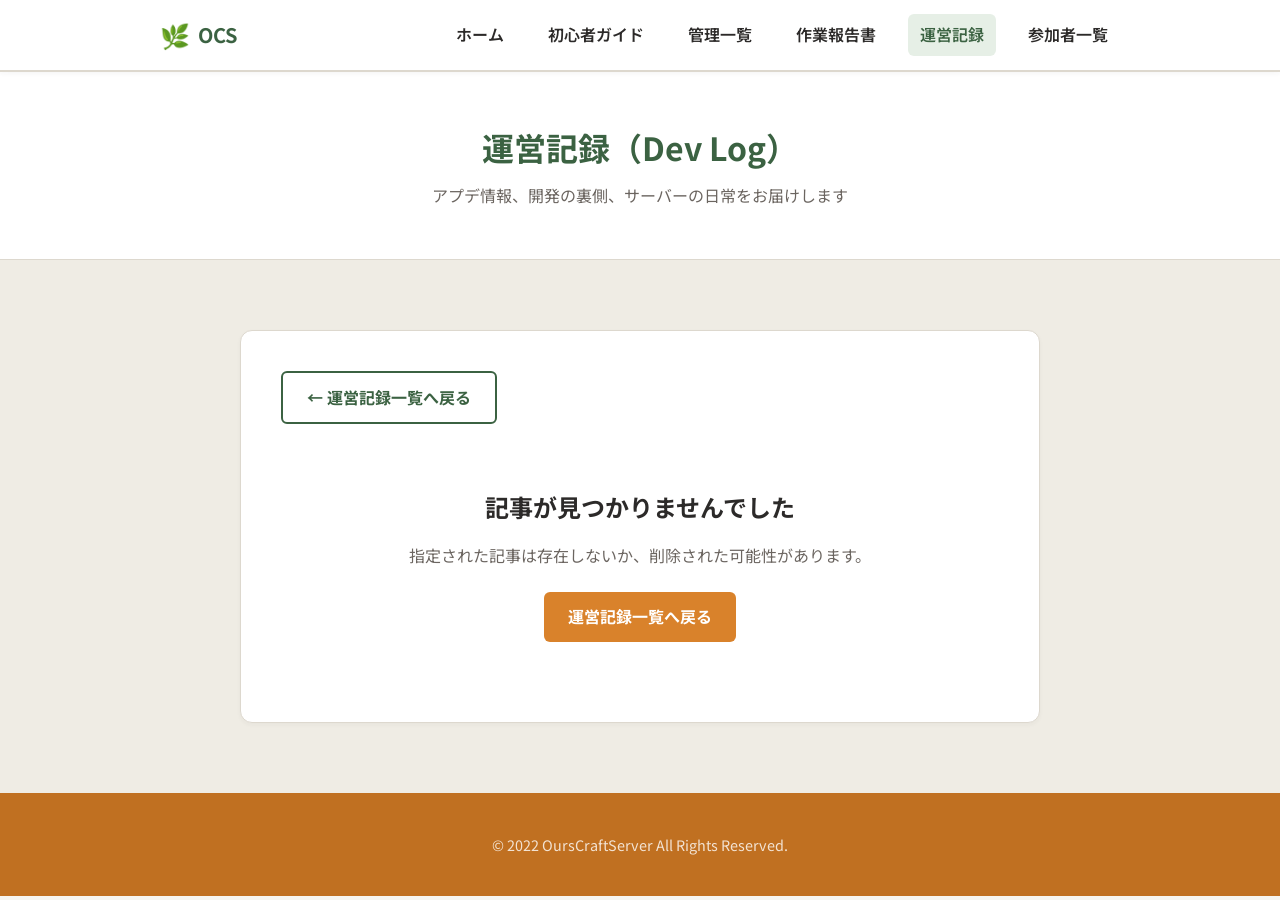
<file: blog-detail.html>
<!DOCTYPE html>
<html lang="ja">
<head>
    <meta name="robots" content="noindex, nofollow">
    <meta charset="UTF-8">
    <meta name="viewport" content="width=device-width, initial-scale=1.0">
    <title id="page-title">運営記録 | OCS</title>
    <link rel="stylesheet" href="style.css">
</head>
<body>
    <header>
        <div class="container nav-inner">
            <a href="index.html" class="logo">
                <span class="logo-icon">🌿</span>
                OCS
            </a>
            <nav class="nav-links">
                <a href="index.html">ホーム</a>
                <a href="guide.html">初心者ガイド</a>
                <a href="facilities.html">管理一覧</a>
                <a href="report.html">作業報告書</a>
                <a href="blog.html" class="active">運営記録</a>
                <a href="members.html">参加者一覧</a>
            </nav>
        </div>
    </header>

    <main>
        <section class="page-header">
            <div class="container">
                <h1>運営記録（Dev Log）</h1>
                <p>アプデ情報、開発の裏側、サーバーの日常をお届けします</p>
            </div>
        </section>

        <section class="bg-light">
            <div class="container">
                <article class="blog-detail-container" id="post-container">
                    <a href="blog.html" class="btn btn-outline back-link">← 運営記録一覧へ戻る</a>
                    
                    <!-- 記事コンテンツがJavaScriptによってここに表示されます -->
                    <div id="post-content">
                        <p style="text-align: center; padding: 40px 0;">記事を読み込んでいます...</p>
                    </div>
                </article>
            </div>
        </section>
    </main>

    <footer>
        <div class="container">
            <p>&copy; 2022 OursCraftServer All Rights Reserved.</p>
        </div>
    </footer>

    <script src="posts.js"></script>
    <script>
        document.addEventListener('DOMContentLoaded', () => {
            const urlParams = new URLSearchParams(window.location.search);
            const postId = urlParams.get('id');
            const postContentEl = document.getElementById('post-content');
            const pageTitleEl = document.getElementById('page-title');

            const post = BLOG_POSTS.find(p => p.id === postId);

            if (!post) {
                pageTitleEl.textContent = '記事が見つかりません | 運営記録 | OCS';
                postContentEl.innerHTML = `
                    <div style="text-align: center; padding: 40px 0;">
                        <h2 style="margin-bottom: 16px;">記事が見つかりませんでした</h2>
                        <p style="margin-bottom: 24px; color: var(--text-light);">指定された記事は存在しないか、削除された可能性があります。</p>
                        <a href="blog.html" class="btn btn-primary">運営記録一覧へ戻る</a>
                    </div>
                `;
                return;
            }

            pageTitleEl.textContent = `${post.title} | 運営記録 | OCS`;
            postContentEl.innerHTML = `
                <div class="blog-detail-header">
                    <div class="blog-meta">
                        <span>${post.date}</span>
                        <span class="blog-tag">${post.tag}</span>
                    </div>
                    <h2 class="blog-detail-title">${post.title}</h2>
                    <div class="blog-author">投稿者：${post.author}</div>
                </div>

                <div class="blog-detail-image-wrapper">
                    <img src="${post.image}" alt="${post.title}" class="blog-detail-img">
                </div>

                <div class="blog-detail-body">
                    ${post.content}
                </div>

                <div style="margin-top: 40px; text-align: center;">
                    <a href="blog.html" class="btn btn-primary">一覧へ戻る</a>
                </div>
            `;
        });
    </script>
</body>
</html>
</file>
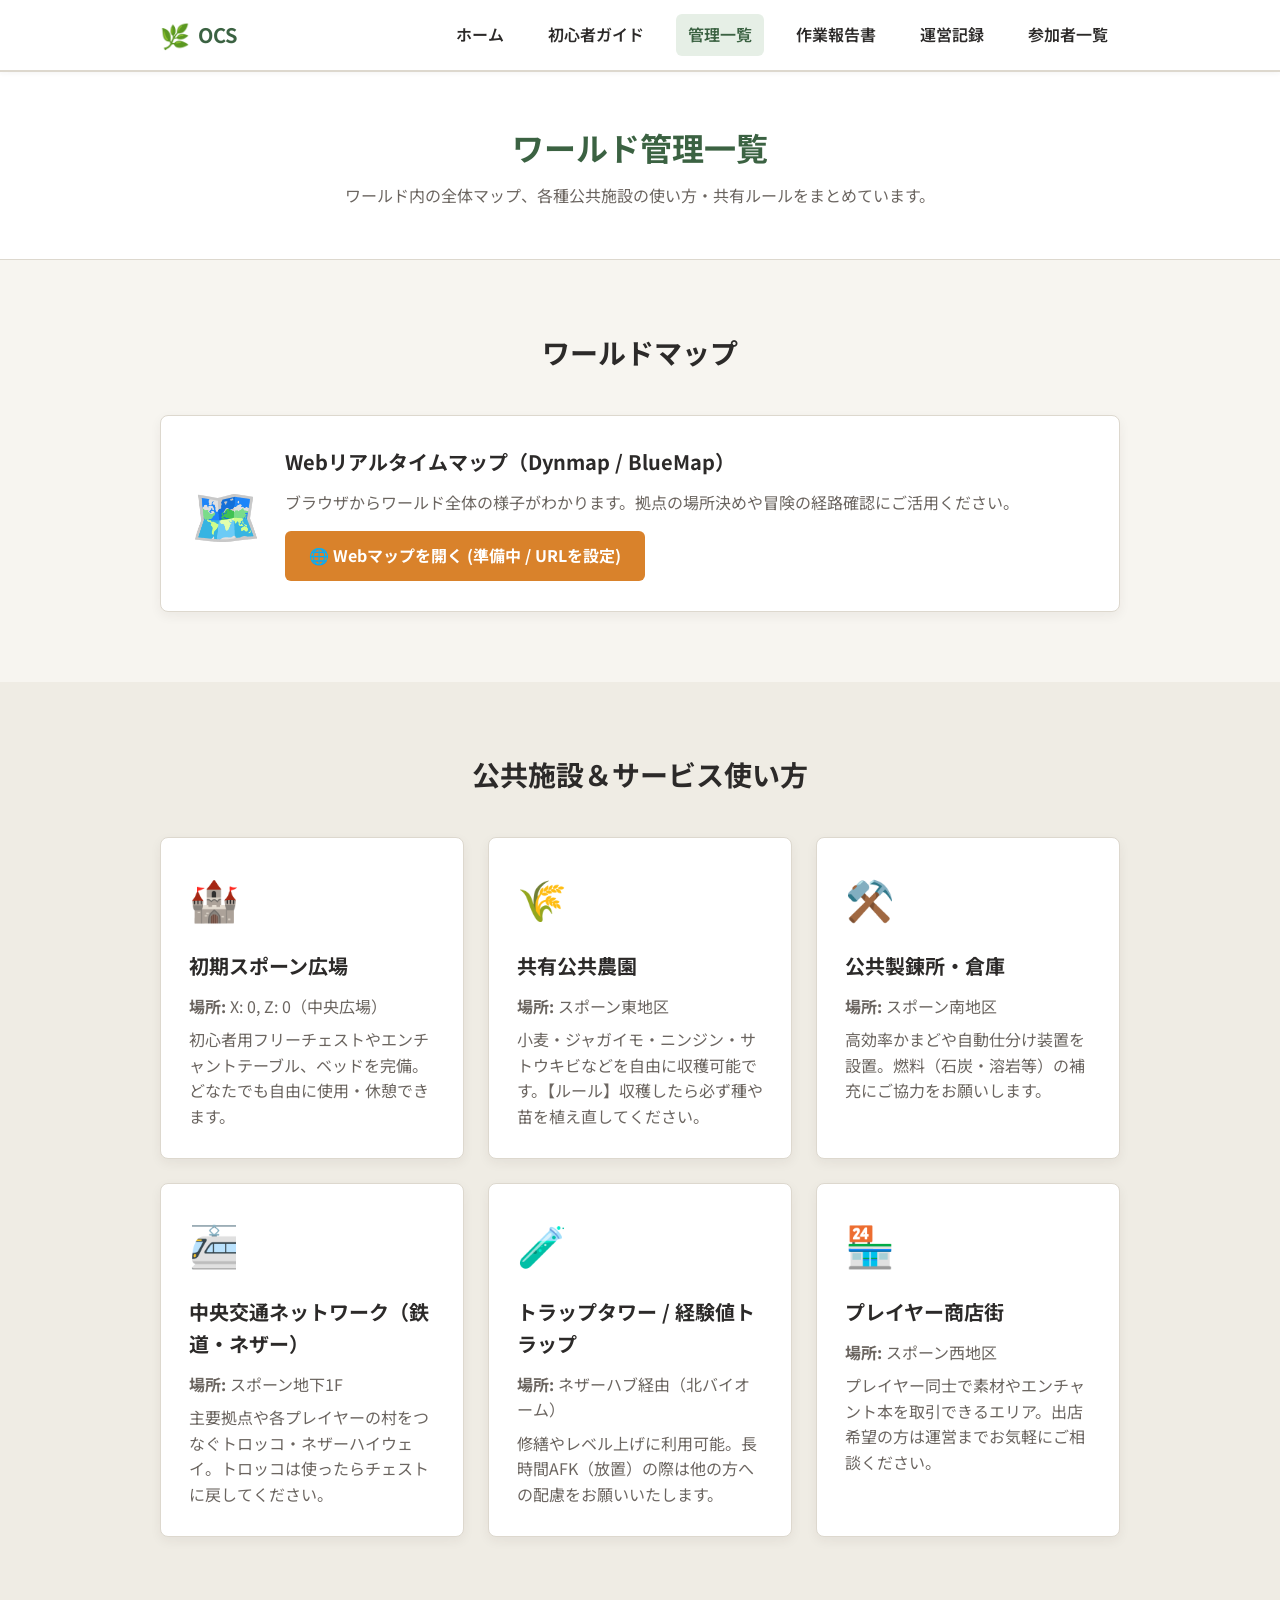
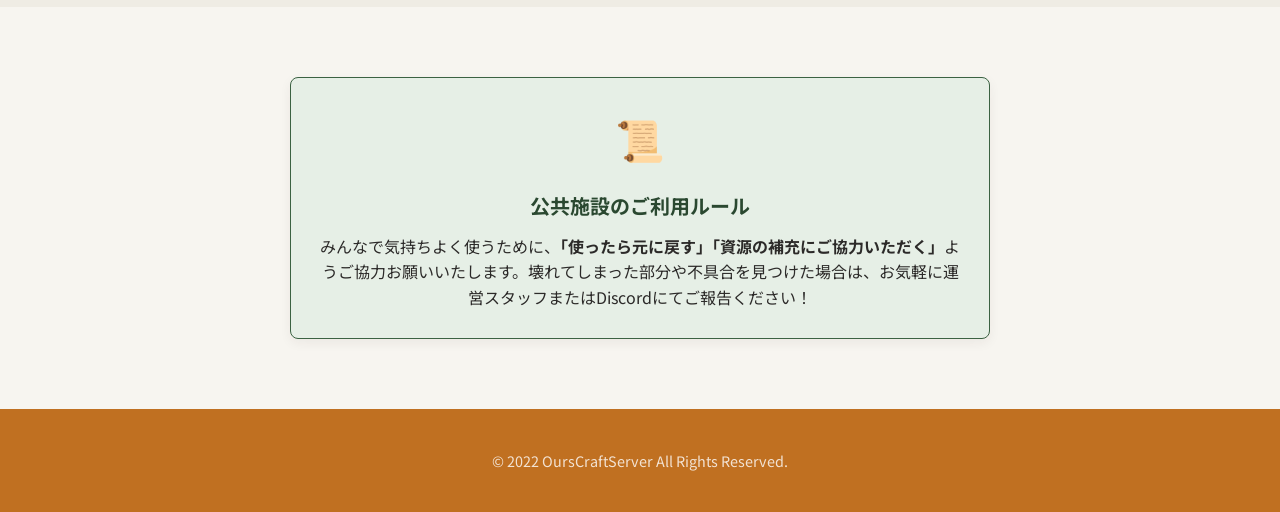
<file: facilities.html>
<!DOCTYPE html>
<html lang="ja">

<head>
    <meta name="robots" content="noindex, nofollow">
    <meta charset="UTF-8">
    <meta name="viewport" content="width=device-width, initial-scale=1.0">
    <title>管理一覧 | OursCraftServer</title>
    <link rel="stylesheet" href="style.css">
</head>

<body>
    <header>
        <div class="container nav-inner">
            <a href="index.html" class="logo">
                <span class="logo-icon">🌿</span>
                OCS
            </a>
            <nav class="nav-links">
                <a href="index.html">ホーム</a>
                <a href="guide.html">初心者ガイド</a>
                <a href="facilities.html" class="active">管理一覧</a>
                <a href="report.html">作業報告書</a>
                <a href="blog.html">運営記録</a>
                <a href="members.html">参加者一覧</a>
            </nav>
        </div>
    </header>

    <main>
        <section class="page-header">
            <div class="container">
                <h1>ワールド管理一覧</h1>
                <p>ワールド内の全体マップ、各種公共施設の使い方・共有ルールをまとめています。</p>
            </div>
        </section>

        <!-- ワールドマップ案内 -->
        <section>
            <div class="container">
                <h2 class="section-title">ワールドマップ</h2>
                <div class="card" style="padding: 30px;">
                    <div style="display: flex; gap: 24px; align-items: center; flex-wrap: wrap;">
                        <div style="font-size: 3.5rem; line-height: 1;">🗺️</div>
                        <div style="flex: 1; min-width: 280px;">
                            <h3>Webリアルタイムマップ（Dynmap / BlueMap）</h3>
                            <p style="margin: 10px 0 16px; color: var(--text-light);">
                                ブラウザからワールド全体の様子がわかります。拠点の場所決めや冒険の経路確認にご活用ください。
                            </p>
                            <a href="#" target="_blank" rel="noopener noreferrer" class="btn btn-primary" style="display: inline-flex; align-items: center; gap: 8px;">
                                🌐 Webマップを開く (準備中 / URLを設定)
                            </a>
                        </div>
                    </div>
                </div>
            </div>
        </section>

        <!-- 公共施設・使い方一覧 -->
        <section class="bg-light">
            <div class="container">
                <h2 class="section-title">公共施設＆サービス使い方</h2>
                <div class="grid" id="facilities-grid">
                    <!-- facilities.js より自動的にカードが生成されます -->

                    <a href="facility-detail.html?id=1" class="card facility-card">
                        <div class="card-icon">🏰</div>
                        <h3>初期スポーン広場</h3>
                        <p><strong>場所:</strong> X: 0, Z: 0（中央広場）</p>
                        <p style="margin-top: 8px;">初心者用フリーチェストやエンチャントテーブル、ベッドを完備。どなたでも自由に使用・休憩できます。</p>
                    </a>

                    <a href="facility-detail.html?id=2" class="card facility-card">
                        <div class="card-icon">🌾</div>
                        <h3>共有公共農園</h3>
                        <p><strong>場所:</strong> スポーン東地区</p>
                        <p style="margin-top: 8px;">小麦・ジャガイモ・ニンジン・サトウキビなどを自由に収穫可能です。<strong>【ルール】収穫したら必ず種や苗を植え直してください。</strong></p>
                    </a>

                    <a href="facility-detail.html?id=3" class="card facility-card">
                        <div class="card-icon">⚒️</div>
                        <h3>公共製錬所・倉庫</h3>
                        <p><strong>場所:</strong> スポーン南地区</p>
                        <p style="margin-top: 8px;">高効率かまどや自動仕分け装置を設置。燃料（石炭・溶岩等）の補充にご協力をお願いします。</p>
                    </a>

                    <a href="facility-detail.html?id=4" class="card facility-card">
                        <div class="card-icon">🚈</div>
                        <h3>中央交通ネットワーク（鉄道・ネザー）</h3>
                        <p><strong>場所:</strong> スポーン地下1F</p>
                        <p style="margin-top: 8px;">主要拠点や各プレイヤーの村をつなぐトロッコ・ネザーハイウェイ。トロッコは使ったらチェストに戻してください。</p>
                    </a>

                    <a href="facility-detail.html?id=5" class="card facility-card">
                        <div class="card-icon">🧪</div>
                        <h3>トラップタワー / 経験値トラップ</h3>
                        <p><strong>場所:</strong> ネザーハブ経由（北バイオーム）</p>
                        <p style="margin-top: 8px;">修繕やレベル上げに利用可能。長時間AFK（放置）の際は他の方への配慮をお願いいたします。</p>
                    </a>

                    <a href="facility-detail.html?id=6" class="card facility-card">
                        <div class="card-icon">🏪</div>
                        <h3>プレイヤー商店街</h3>
                        <p><strong>場所:</strong> スポーン西地区</p>
                        <p style="margin-top: 8px;">プレイヤー同士で素材やエンチャント本を取引できるエリア。出店希望の方は運営までお気軽にご相談ください。</p>
                    </a>
                </div>
            </div>
        </section>

        <!-- マナー・ルール注意書き -->
        <section>
            <div class="container text-center">
                <div class="card" style="max-width: 700px; margin: 0 auto; background-color: var(--primary-light); border: 1px solid var(--primary-color);">
                    <div class="card-icon" style="font-size: 2.5rem;">📜</div>
                    <h3 style="color: var(--primary-dark);">公共施設のご利用ルール</h3>
                    <p style="margin-top: 12px; color: var(--text-color);">
                        みんなで気持ちよく使うために、<strong>「使ったら元に戻す」「資源の補充にご協力いただく」</strong>ようご協力お願いいたします。壊れてしまった部分や不具合を見つけた場合は、お気軽に運営スタッフまたはDiscordにてご報告ください！
                    </p>
                </div>
            </div>
        </section>
    </main>

    <footer>
        <div class="container">
            <p>&copy; 2022 OursCraftServer All Rights Reserved.</p>
        </div>
    </footer>

    <script src="facilities.js"></script>
    <script>
        document.addEventListener('DOMContentLoaded', () => {
            if (typeof FACILITIES_DATA !== 'undefined' && FACILITIES_DATA.length > 0) {
                const gridEl = document.getElementById('facilities-grid');
                gridEl.innerHTML = FACILITIES_DATA.map(f => `
                    <a href="facility-detail.html?id=${f.id}" class="card facility-card">
                        <div class="card-icon">${f.icon}</div>
                        <h3>${f.name}</h3>
                        <p><strong>場所:</strong> ${f.location}</p>
                        <p style="margin-top: 8px;">${f.summary}</p>
                    </a>
                `).join('');
            }
        });
    </script>
</body>

</html>
</file>
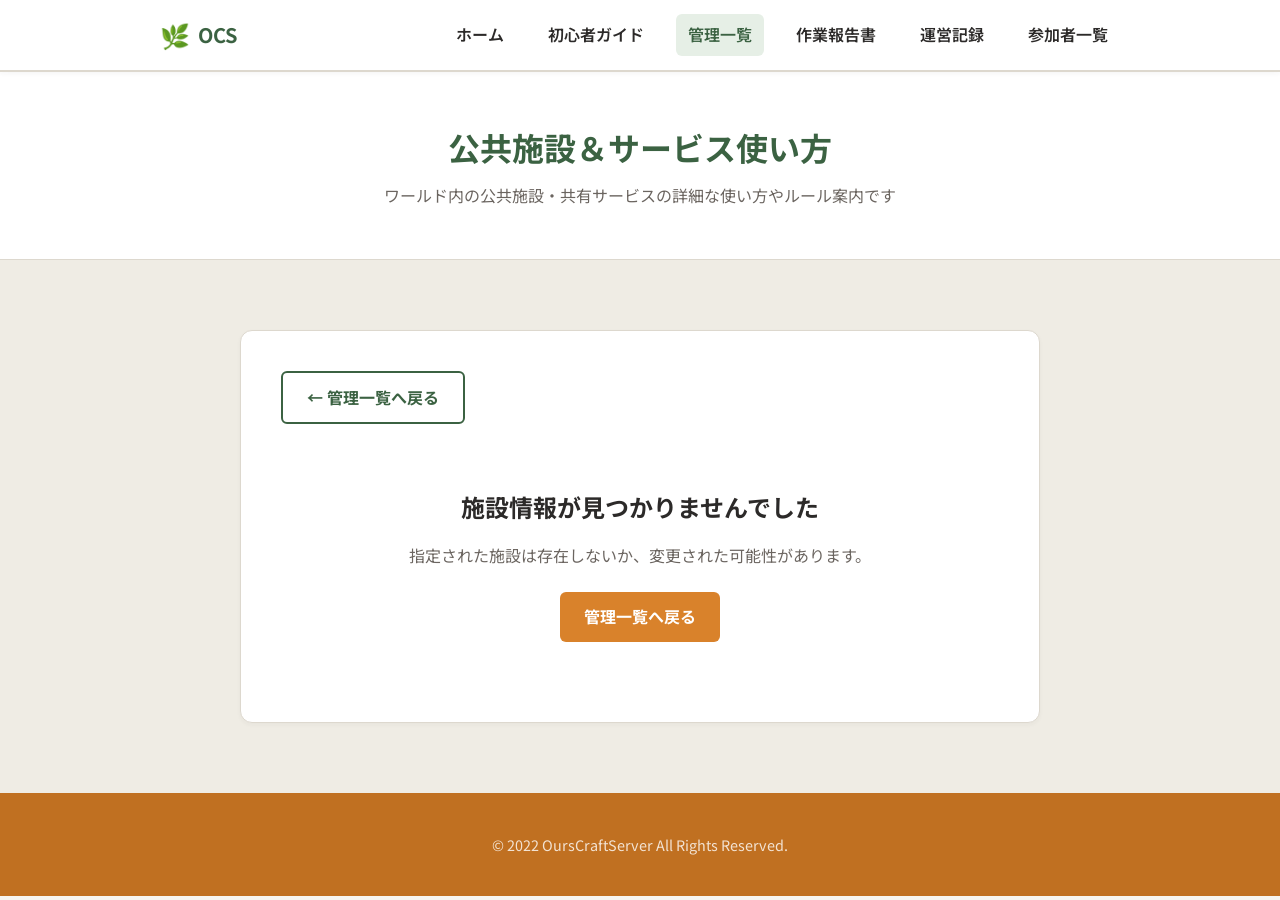
<file: facility-detail.html>
<!DOCTYPE html>
<html lang="ja">
<head>
    <meta name="robots" content="noindex, nofollow">
    <meta charset="UTF-8">
    <meta name="viewport" content="width=device-width, initial-scale=1.0">
    <title id="page-title">施設詳細 | OursCraftServer</title>
    <link rel="stylesheet" href="style.css">
</head>
<body>
    <header>
        <div class="container nav-inner">
            <a href="index.html" class="logo">
                <span class="logo-icon">🌿</span>
                OCS
            </a>
            <nav class="nav-links">
                <a href="index.html">ホーム</a>
                <a href="guide.html">初心者ガイド</a>
                <a href="facilities.html" class="active">管理一覧</a>
                <a href="report.html">作業報告書</a>
                <a href="blog.html">運営記録</a>
                <a href="members.html">参加者一覧</a>
            </nav>
        </div>
    </header>

    <main>
        <section class="page-header">
            <div class="container">
                <h1>公共施設＆サービス使い方</h1>
                <p>ワールド内の公共施設・共有サービスの詳細な使い方やルール案内です</p>
            </div>
        </section>

        <section class="bg-light">
            <div class="container">
                <article class="blog-detail-container">
                    <a href="facilities.html" class="btn btn-outline back-link">← 管理一覧へ戻る</a>
                    
                    <div id="facility-content">
                        <p style="text-align: center; padding: 40px 0;">施設情報を読み込んでいます...</p>
                    </div>
                </article>
            </div>
        </section>
    </main>

    <footer>
        <div class="container">
            <p>&copy; 2022 OursCraftServer All Rights Reserved.</p>
        </div>
    </footer>

    <script src="facilities.js"></script>
    <script>
        document.addEventListener('DOMContentLoaded', () => {
            const urlParams = new URLSearchParams(window.location.search);
            const facilityId = urlParams.get('id');
            const facilityContentEl = document.getElementById('facility-content');
            const pageTitleEl = document.getElementById('page-title');

            const facility = FACILITIES_DATA.find(f => f.id === facilityId);

            if (!facility) {
                pageTitleEl.textContent = '施設が見つかりません | OursCraftServer';
                facilityContentEl.innerHTML = `
                    <div style="text-align: center; padding: 40px 0;">
                        <h2 style="margin-bottom: 16px;">施設情報が見つかりませんでした</h2>
                        <p style="margin-bottom: 24px; color: var(--text-light);">指定された施設は存在しないか、変更された可能性があります。</p>
                        <a href="facilities.html" class="btn btn-primary">管理一覧へ戻る</a>
                    </div>
                `;
                return;
            }

            pageTitleEl.textContent = `${facility.name} | 管理一覧 | OursCraftServer`;
            facilityContentEl.innerHTML = `
                <div class="blog-detail-header">
                    <div style="font-size: 3rem; margin-bottom: 12px;">${facility.icon}</div>
                    <h2 class="blog-detail-title">${facility.name}</h2>
                    <div style="font-weight: bold; color: var(--primary-dark); margin-top: 8px;">
                        📍 場所: ${facility.location}
                    </div>
                </div>

                <div class="blog-detail-body">
                    ${facility.content}
                </div>

                <div style="margin-top: 40px; text-align: center;">
                    <a href="facilities.html" class="btn btn-primary">管理一覧へ戻る</a>
                </div>
            `;
        });
    </script>
</body>
</html>
</file>
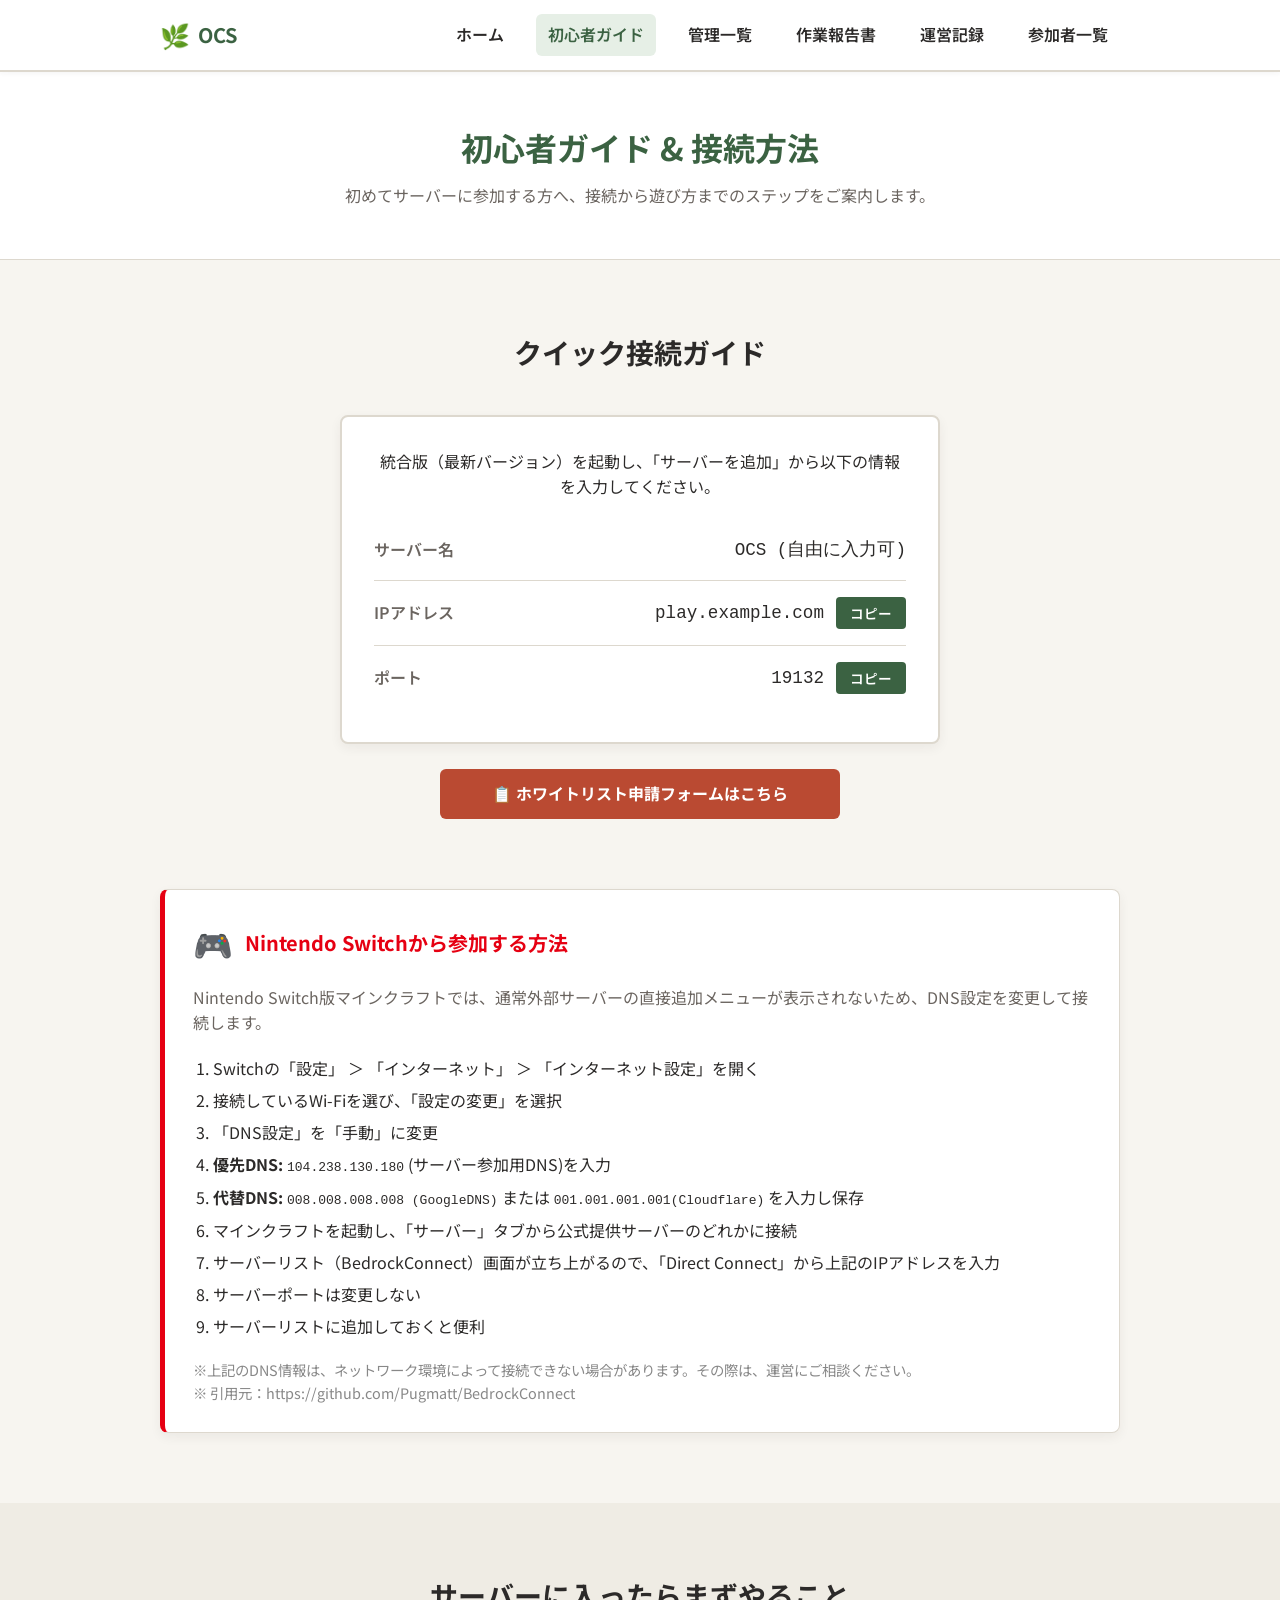
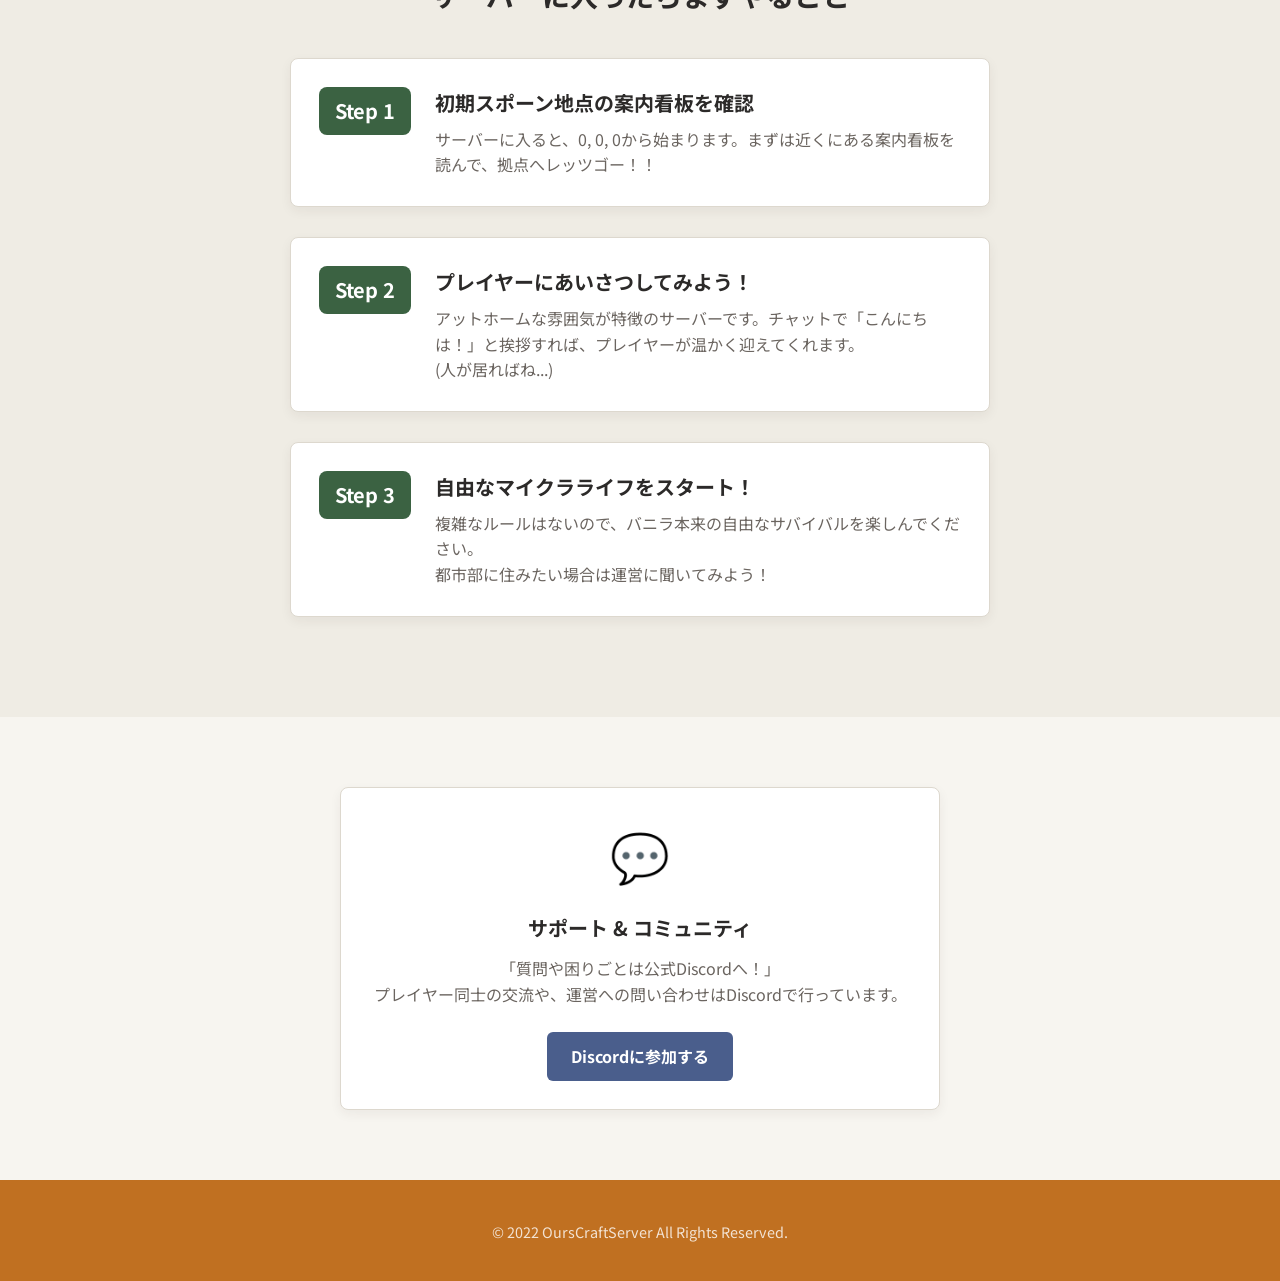
<file: guide.html>
<!DOCTYPE html>
<html lang="ja">

<head>
    <meta name="robots" content="noindex, nofollow">
    <meta charset="UTF-8">
    <meta name="viewport" content="width=device-width, initial-scale=1.0">
    <title>初心者ガイド & 接続方法 | OCS</title>
    <link rel="stylesheet" href="style.css">
</head>

<body>
    <header>
        <div class="container nav-inner">
            <a href="index.html" class="logo">
                <span class="logo-icon">🌿</span>
                OCS
            </a>
            <nav class="nav-links">
                <a href="index.html">ホーム</a>
                <a href="guide.html" class="active">初心者ガイド</a>
                <a href="facilities.html">管理一覧</a>
                <a href="report.html">作業報告書</a>
                <a href="blog.html">運営記録</a>
                <a href="members.html">参加者一覧</a>
            </nav>
        </div>
    </header>

    <main>
        <section class="page-header">
            <div class="container">
                <h1>初心者ガイド & 接続方法</h1>
                <p>初めてサーバーに参加する方へ、接続から遊び方までのステップをご案内します。</p>
            </div>
        </section>

        <section>
            <div class="container">
                <h2 class="section-title">クイック接続ガイド</h2>
                <div class="connection-info">
                    <p class="text-center" style="margin-bottom: 20px;">
                        統合版（最新バージョン）を起動し、「サーバーを追加」から以下の情報を入力してください。
                    </p>
                    <div class="info-row">
                        <span class="info-label">サーバー名</span>
                        <span class="info-value">OCS (自由に入力可)</span>
                    </div>
                    <div class="info-row">
                        <span class="info-label">IPアドレス</span>
                        <span class="info-value">
                            play.example.com
                            <button class="copy-btn" onclick="copyToClipboard('play.example.com')">コピー</button>
                        </span>
                    </div>
                    <div class="info-row">
                        <span class="info-label">ポート</span>
                        <span class="info-value">
                            19132
                            <button class="copy-btn" onclick="copyToClipboard('19132')">コピー</button>
                        </span>
                    </div>
                </div>
                <div class="text-center" style="margin-top: 25px;">
                    <a href="https://forms.gle/your-form-url" target="_blank" rel="noopener noreferrer"
                        class="btn btn-whitelist" style="width: 100%; max-width: 400px;">📋 ホワイトリスト申請フォームはこちら</a>
                </div>
            </div>
        </section>

        <!-- Switch接続ガイド -->
        <section style="padding-top: 0;">
            <div class="container">
                <div class="card" style="border-left: 5px solid #e60012;">
                    <div style="display: flex; align-items: center; gap: 12px; margin-bottom: 16px;">
                        <span style="font-size: 2rem;">🎮</span>
                        <h3 style="margin: 0; color: #e60012;">Nintendo Switchから参加する方法</h3>
                    </div>
                    <p style="margin-bottom: 16px;">
                        Nintendo Switch版マインクラフトでは、通常外部サーバーの直接追加メニューが表示されないため、DNS設定を変更して接続します。
                    </p>

                    <ol style="padding-left: 20px; line-height: 2.0;">
                        <li>Switchの「設定」 ＞ 「インターネット」 ＞ 「インターネット設定」を開く</li>
                        <li>接続しているWi-Fiを選び、「設定の変更」を選択</li>
                        <li>「DNS設定」を「手動」に変更</li>
                        <li><strong>優先DNS:</strong> <code>104.238.130.180</code> (サーバー参加用DNS)を入力</li>
                        <li><strong>代替DNS:</strong> <code>008.008.008.008 (GoogleDNS)</code> または
                            <code>001.001.001.001(Cloudflare)</code>
                            を入力し保存
                        </li>
                        <li>マインクラフトを起動し、「サーバー」タブから公式提供サーバーのどれかに接続</li>
                        <li>サーバーリスト（BedrockConnect）画面が立ち上がるので、「Direct Connect」から上記のIPアドレスを入力</li>
                        <li>サーバーポートは変更しない</li>
                        <li>サーバーリストに追加しておくと便利</li>
                    </ol>

                    <p style="margin-top: 16px; color: #888; font-size: 0.9rem;">
                        ※上記のDNS情報は、ネットワーク環境によって接続できない場合があります。その際は、運営にご相談ください。<br>
                        ※ 引用元：https://github.com/Pugmatt/BedrockConnect
                    </p>
                </div>
            </div>
        </section>


        <section class="bg-light">
            <div class="container">
                <h2 class="section-title">サーバーに入ったらまずやること</h2>
                <div class="step-list">
                    <div class="card step-item">
                        <div class="step-number">Step 1</div>
                        <div class="step-content">
                            <h3>初期スポーン地点の案内看板を確認</h3>
                            <p>サーバーに入ると、0, 0, 0から始まります。まずは近くにある案内看板を読んで、拠点へレッツゴー！！</p>
                        </div>
                    </div>
                    <div class="card step-item">
                        <div class="step-number">Step 2</div>
                        <div class="step-content">
                            <h3>プレイヤーにあいさつしてみよう！</h3>
                            <p>
                                アットホームな雰囲気が特徴のサーバーです。チャットで「こんにちは！」と挨拶すれば、プレイヤーが温かく迎えてくれます。<br>
                                (人が居ればね...)
                            </p>
                        </div>
                    </div>
                    <div class="card step-item">
                        <div class="step-number">Step 3</div>
                        <div class="step-content">
                            <h3>自由なマイクラライフをスタート！</h3>
                            <p>
                                複雑なルールはないので、バニラ本来の自由なサバイバルを楽しんでください。<br>
                                都市部に住みたい場合は運営に聞いてみよう！
                            </p>
                        </div>
                    </div>
                </div>
            </div>
        </section>

        <section>
            <div class="container text-center">
                <div class="card" style="max-width: 600px; margin: 0 auto;">
                    <div class="card-icon" style="font-size: 3rem;">💬</div>
                    <h3>サポート & コミュニティ</h3>
                    <p style="margin-bottom: 24px;">「質問や困りごとは公式Discordへ！」<br>プレイヤー同士の交流や、運営への問い合わせはDiscordで行っています。</p>
                    <a href="#" class="btn btn-secondary">Discordに参加する</a>
                </div>
            </div>
        </section>
    </main>

    <footer>
        <div class="container">
            <p>&copy; 2022 OursCraftServer All Rights Reserved.</p>
        </div>
    </footer>

    <div id="toast">コピーしました！</div>
    <script src="main.js"></script>
</body>

</html>
</file>
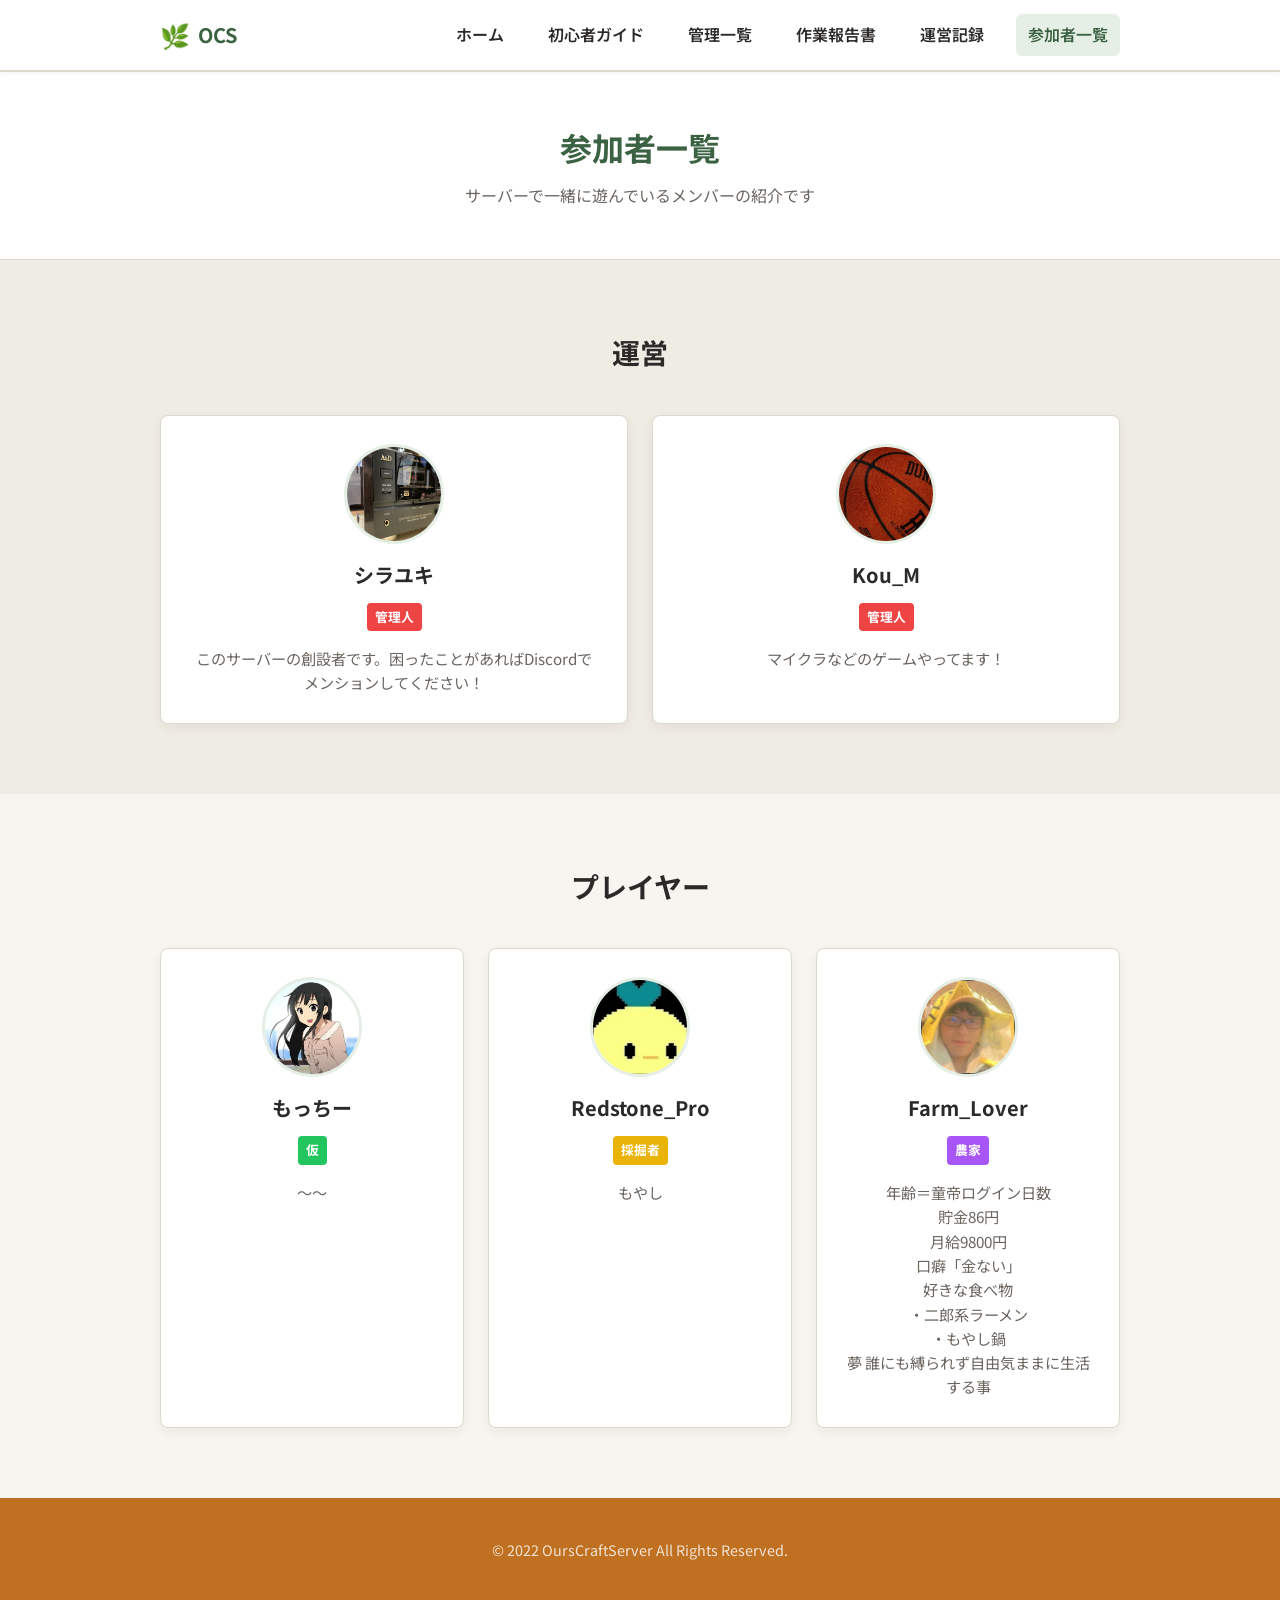
<file: members.html>
<!DOCTYPE html>
<html lang="ja">
<head>
    <meta name="robots" content="noindex, nofollow">
    <meta charset="UTF-8">
    <meta name="viewport" content="width=device-width, initial-scale=1.0">
    <title>参加者一覧 | OCS 公式サイト</title>
    <link rel="stylesheet" href="style.css">
    <style>
        .member-avatar {
            width: 100px;
            height: 100px;
            border-radius: 50%;
            margin: 0 auto 15px;
            display: block;
            border: 3px solid var(--primary-light);
        }
        .member-name {
            font-size: 1.25rem;
            margin-bottom: 5px;
        }
        .member-role {
            margin-bottom: 15px;
        }
        .member-desc {
            font-size: 0.95rem;
            color: var(--text-color);
        }
        .badge {
            display: inline-block;
            padding: 4px 8px;
            border-radius: 4px;
            font-size: 0.8rem;
            color: white;
            font-weight: bold;
        }
        .badge-red { background-color: #ef4444; }
        .badge-blue { background-color: #3b82f6; }
        .badge-green { background-color: #22c55e; }
        .badge-yellow { background-color: #eab308; }
        .badge-purple { background-color: #a855f7; }
    </style>
</head>
<body>
    <header>
        <div class="container nav-inner">
            <a href="index.html" class="logo">
                <span class="logo-icon">🌿</span>
                OCS
            </a>
            <nav class="nav-links">
                <a href="index.html">ホーム</a>
                <a href="guide.html">初心者ガイド</a>
                <a href="facilities.html">管理一覧</a>
                <a href="report.html">作業報告書</a>
                <a href="blog.html">運営記録</a>
                <a href="members.html" class="active">参加者一覧</a>
            </nav>
        </div>
    </header>

    <main>
        <div class="page-header">
            <div class="container">
                <h1>参加者一覧</h1>
                <p>サーバーで一緒に遊んでいるメンバーの紹介です</p>
            </div>
        </div>

        <section class="bg-light">
            <div class="container">
                <h2 class="section-title">運営</h2>
                <div class="grid">
                    <div class="card text-center">
                        <img src="./png/アイコン/シラユキ.JPG" alt="Steve" class="member-avatar">
                        <h3 class="member-name">シラユキ</h3>
                        <div class="member-role"><span class="badge badge-red">管理人</span></div>
                        <p class="member-desc">このサーバーの創設者です。困ったことがあればDiscordでメンションしてください！</p>
                    </div>

                    <div class="card text-center">
                        <img src="./png/アイコン/kou_M.png" alt="Steve" class="member-avatar">
                        <h3 class="member-name">Kou_M</h3>
                        <div class="member-role"><span class="badge badge-red">管理人</span></div>
                        <p class="member-desc">マイクラなどのゲームやってます！</p>
                    </div>
                </div>
            </div>
        </section>

        <section>
            <div class="container">
                <h2 class="section-title">プレイヤー</h2>
                <div class="grid">
                    <div class="card text-center">
                        <img src="./png/アイコン/もっちー.png" alt="Player1" class="member-avatar">
                        <h3 class="member-name">もっちー</h3>
                        <div class="member-role"><span class="badge badge-green">仮</span></div>
                        <p class="member-desc">～～</p>
                    </div>
                    <div class="card text-center">
                        <img src="./png/アイコン/yk.png" alt="Player2" class="member-avatar">
                        <h3 class="member-name">Redstone_Pro</h3>
                        <div class="member-role"><span class="badge badge-yellow">採掘者</span></div>
                        <p class="member-desc">もやし</p>
                    </div>
                    <div class="card text-center">
                        <img src="./png/アイコン/KT.16%.png" alt="Player3" class="member-avatar">
                        <h3 class="member-name">Farm_Lover</h3>
                        <div class="member-role"><span class="badge badge-purple">農家</span></div>
                        <p class="member-desc">
                            年齢＝童帝ログイン日数<br>
                            貯金86円<br>
                            月給9800円<br>
                            口癖「金ない」<br>
                            好きな食べ物 <br>
                            ・二郎系ラーメン<br>
                            ・もやし鍋<br>
                            夢 誰にも縛られず自由気ままに生活する事<br>
                        </p>
                    </div>
                </div>
            </div>
        </section>
    </main>

    <footer>
        <div class="container">
            <p>&copy; 2022 OursCraftServer All Rights Reserved.</p>
        </div>
    </footer>

    <script src="main.js"></script>
</body>
</html>
</file>
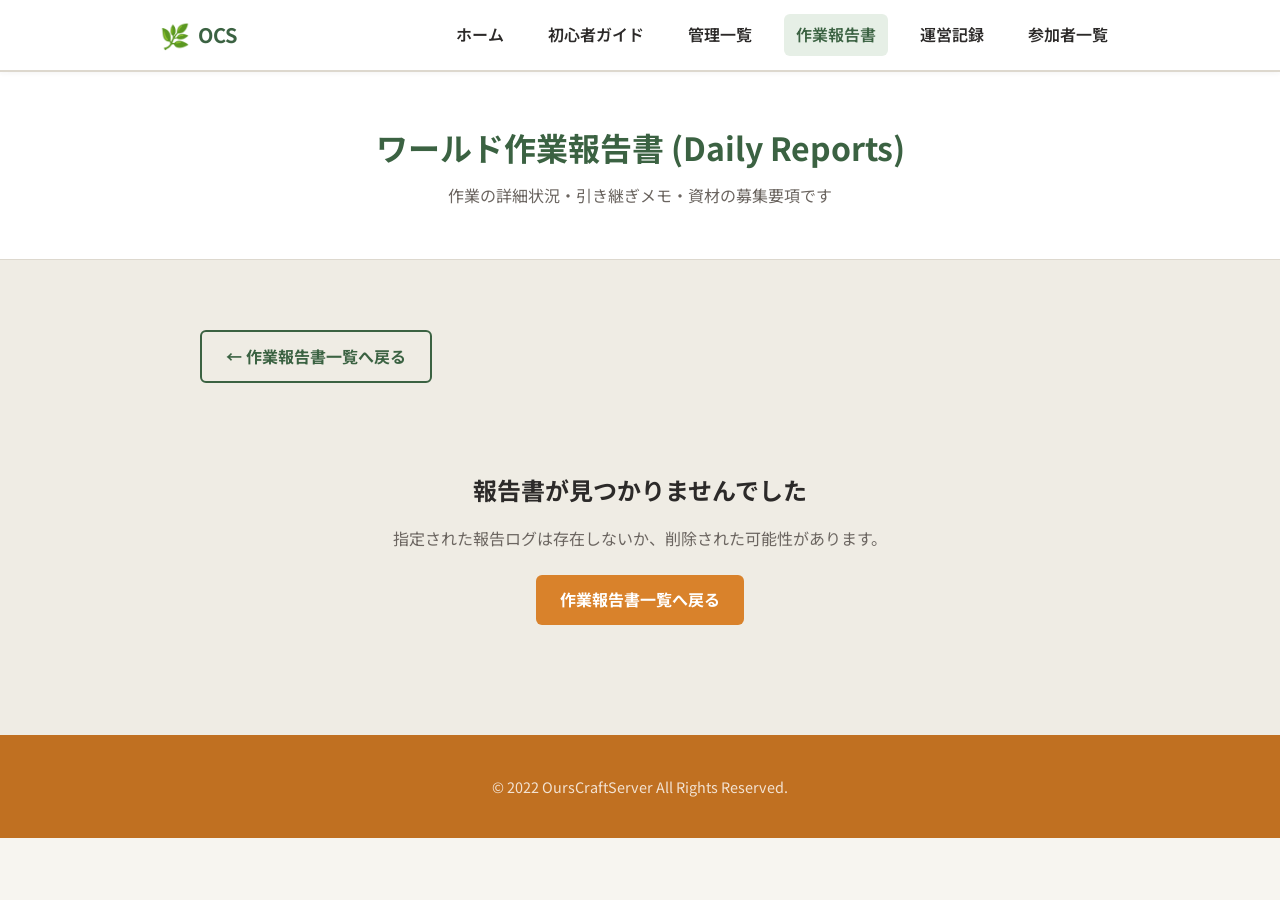
<file: report-detail.html>
<!DOCTYPE html>
<html lang="ja">
<head>
    <meta name="robots" content="noindex, nofollow">
    <meta charset="UTF-8">
    <meta name="viewport" content="width=device-width, initial-scale=1.0">
    <title id="page-title">作業報告書詳細 | OCS</title>
    <link rel="stylesheet" href="style.css">
</head>
<body>
    <header>
        <div class="container nav-inner">
            <a href="index.html" class="logo">
                <span class="logo-icon">🌿</span>
                OCS
            </a>
            <nav class="nav-links">
                <a href="index.html">ホーム</a>
                <a href="guide.html">初心者ガイド</a>
                <a href="facilities.html">管理一覧</a>
                <a href="report.html" class="active">作業報告書</a>
                <a href="blog.html">運営記録</a>
                <a href="members.html">参加者一覧</a>
            </nav>
        </div>
    </header>

    <main>
        <section class="page-header">
            <div class="container">
                <h1>ワールド作業報告書 (Daily Reports)</h1>
                <p>作業の詳細状況・引き継ぎメモ・資材の募集要項です</p>
            </div>
        </section>

        <section class="bg-light">
            <div class="container">
                <div class="report-detail-wrapper" id="report-container">
                    <div style="margin-bottom: 24px;">
                        <a href="report.html" class="btn btn-outline back-link">← 作業報告書一覧へ戻る</a>
                    </div>

                    <!-- 報告コンテンツがJavaScriptによって表示されます -->
                    <div id="report-content">
                        <p style="text-align: center; padding: 40px 0;">報告書を読み込んでいます...</p>
                    </div>
                </div>
            </div>
        </section>
    </main>

    <footer>
        <div class="container">
            <p>&copy; 2022 OursCraftServer All Rights Reserved.</p>
        </div>
    </footer>

    <script src="reports.js"></script>
    <script>
        document.addEventListener('DOMContentLoaded', () => {
            const urlParams = new URLSearchParams(window.location.search);
            const reportId = urlParams.get('id');
            const contentEl = document.getElementById('report-content');
            const pageTitleEl = document.getElementById('page-title');

            const report = REPORTS_DATA.find(r => r.id === reportId);

            if (!report) {
                pageTitleEl.textContent = '報告書が見つかりません | OCS';
                contentEl.innerHTML = `
                    <div style="text-align: center; padding: 40px 0;">
                        <h2 style="margin-bottom: 16px;">報告書が見つかりませんでした</h2>
                        <p style="margin-bottom: 24px; color: var(--text-light);">指定された報告ログは存在しないか、削除された可能性があります。</p>
                        <a href="report.html" class="btn btn-primary">作業報告書一覧へ戻る</a>
                    </div>
                `;
                return;
            }

            const badgeClass = report.status === 'urgent' ? 'badge-urgent' :
                               report.status === 'help' ? 'badge-help' :
                               report.status === 'progress' ? 'badge-progress' : 'badge-complete';

            const isUrgentClass = report.status === 'urgent' ? 'is-urgent' : '';

            pageTitleEl.textContent = `${report.title} | 作業報告書 | OCS`;
            contentEl.innerHTML = `
                <article class="report-card ${isUrgentClass}" style="box-shadow: none;">
                    <div class="report-card-header">
                        <div class="report-meta-info">
                            <span class="report-date">${report.date}</span>
                            <span class="report-author">👤 ${report.author}</span>
                        </div>
                        <span class="status-badge ${badgeClass}">${report.statusText}</span>
                    </div>

                    <h2 class="report-detail-heading">${report.title}</h2>
                    ${report.location ? `<div class="report-location-badge">📍 作業場所: ${report.location}</div>` : ''}

                    <div class="report-card-body" style="margin-top: 20px;">
                        <div class="section-completed">
                            <div class="section-label-sub">【完了した作業】</div>
                            <ul class="completed-list">
                                ${report.completedTasks.map(task => `<li><span class="completed-icon">✓</span> ${task}</li>`).join('')}
                            </ul>
                        </div>

                        <div class="section-next-action">
                            <div class="section-label-main">🎯【次回実施内容（次にやること）】</div>
                            <ul class="todo-list">
                                ${report.nextTasks.map(task => `
                                    <li class="todo-item">
                                        <span class="todo-checkbox"></span>
                                        <span>${task}</span>
                                    </li>
                                `).join('')}
                            </ul>
                        </div>

                        ${report.details ? `
                            <div class="report-detail-body">
                                ${report.details}
                            </div>
                        ` : ''}
                    </div>
                </article>

                <div style="margin-top: 32px; text-align: center;">
                    <a href="report.html" class="btn btn-primary">一覧へ戻る</a>
                </div>
            `;
        });
    </script>
</body>
</html>
</file>
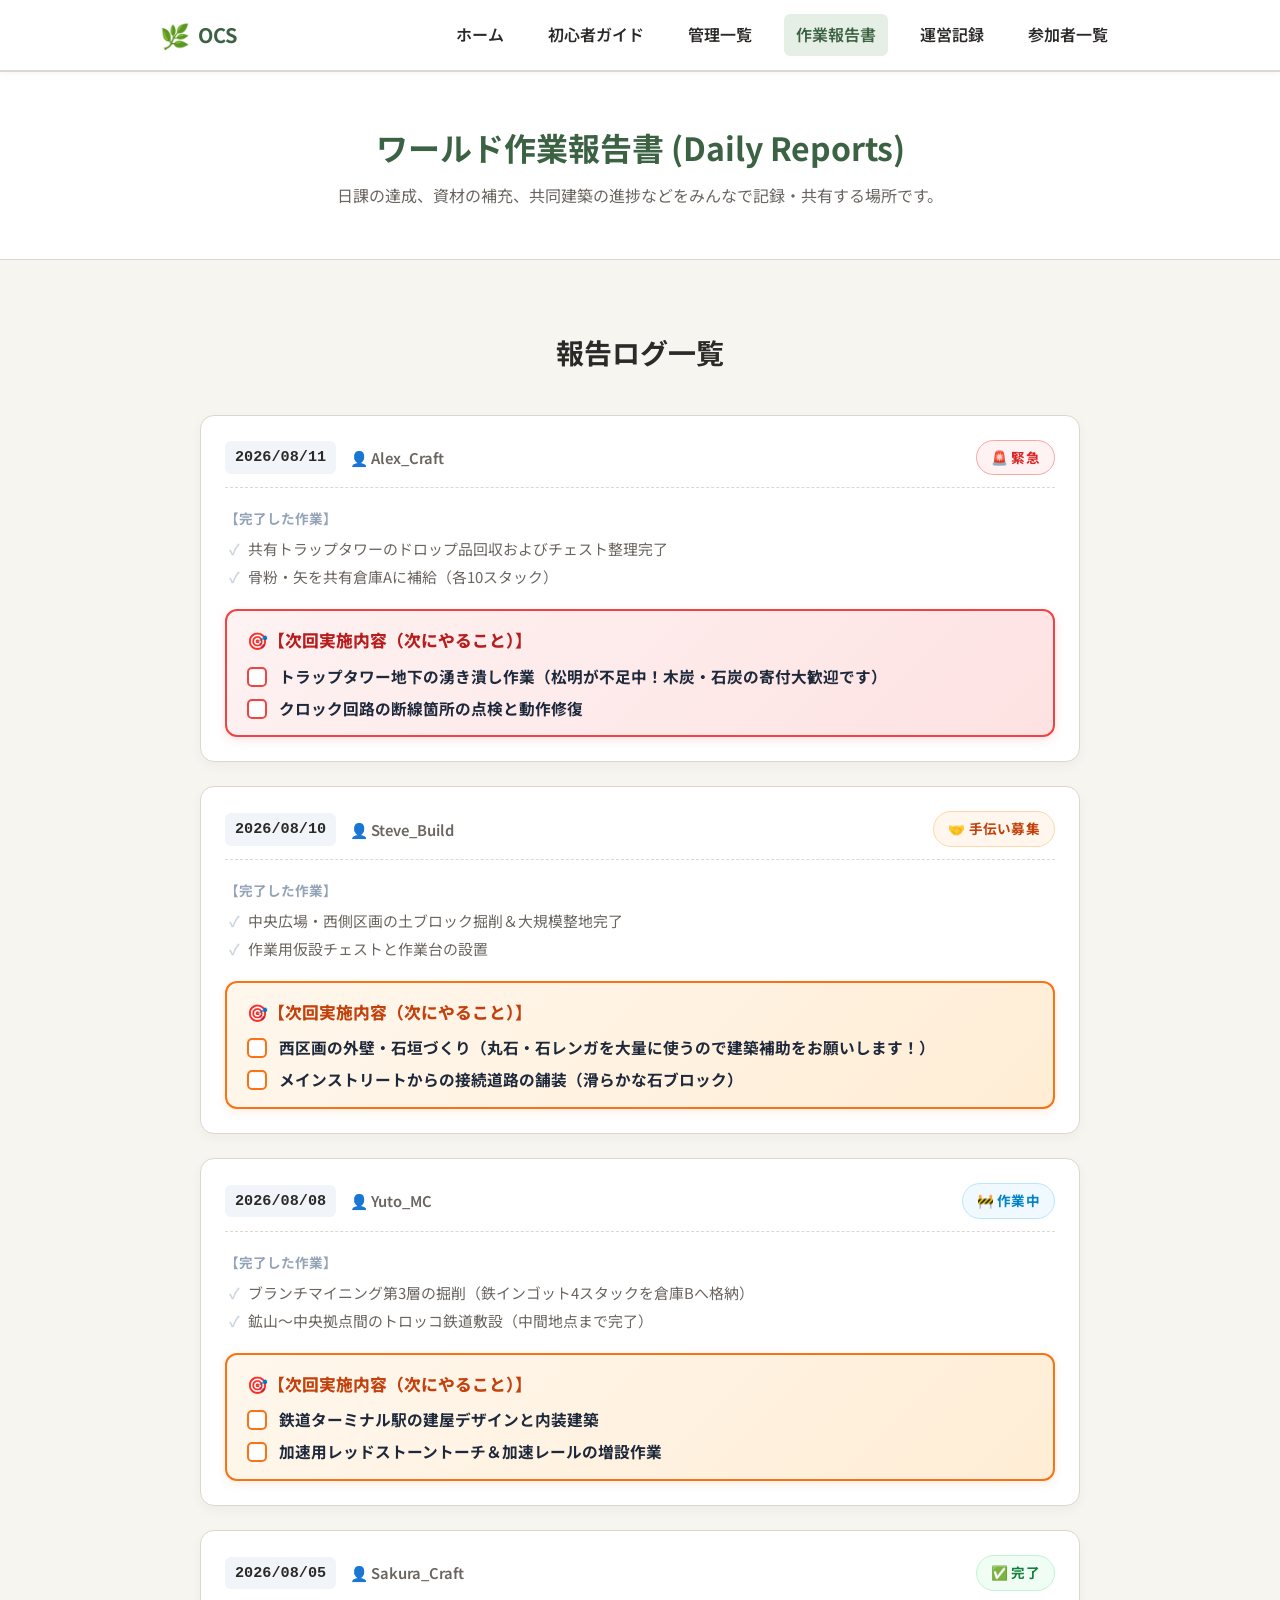
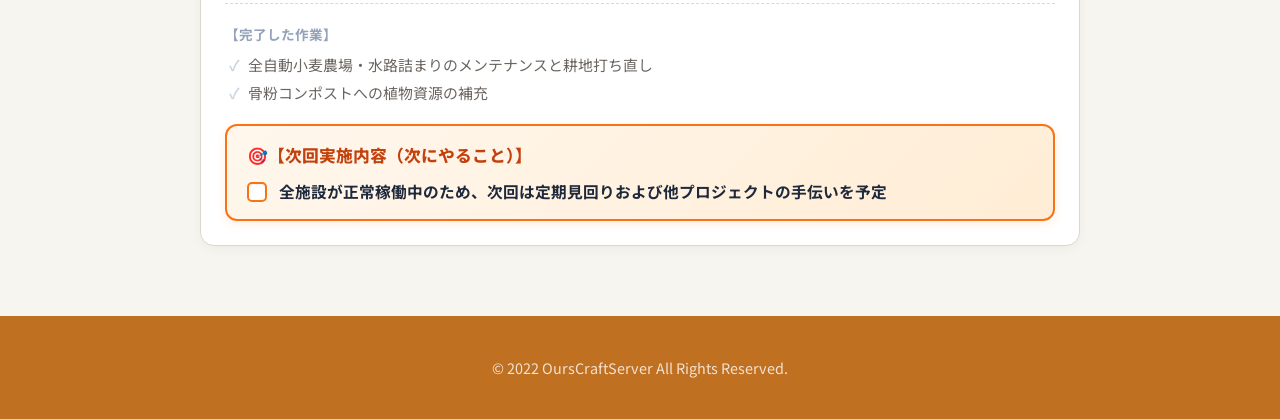
<file: report.html>
<!DOCTYPE html>
<html lang="ja">
<head>
    <meta name="robots" content="noindex, nofollow">
    <meta charset="UTF-8">
    <meta name="viewport" content="width=device-width, initial-scale=1.0">
    <title>ワールド作業報告書 (Daily Reports) | OCS</title>
    <link rel="stylesheet" href="style.css">
</head>
<body>
    <header>
        <div class="container nav-inner">
            <a href="index.html" class="logo">
                <span class="logo-icon">🌿</span>
                OCS
            </a>
            <nav class="nav-links">
                <a href="index.html">ホーム</a>
                <a href="guide.html">初心者ガイド</a>
                <a href="facilities.html">管理一覧</a>
                <a href="report.html" class="active">作業報告書</a>
                <a href="blog.html">運営記録</a>
                <a href="members.html">参加者一覧</a>
            </nav>
        </div>
    </header>

    <main>
        <section class="page-header">
            <div class="container">
                <h1>ワールド作業報告書 (Daily Reports)</h1>
                <p>日課の達成、資材の補充、共同建築の進捗などをみんなで記録・共有する場所です。</p>
            </div>
        </section>

        <!-- 報告書ログ一覧 -->
        <section>
            <div class="container">
                <h2 class="section-title">報告ログ一覧</h2>
                <div class="report-list" id="report-list">

                    <!-- カード1：緊急 -->
                    <a href="report-detail.html?id=1" class="report-card is-urgent">
                        <div class="report-card-header">
                            <div class="report-meta-info">
                                <span class="report-date">2026/08/11</span>
                                <span class="report-author">👤 Alex_Craft</span>
                            </div>
                            <span class="status-badge badge-urgent">🚨 緊急</span>
                        </div>
                        <div class="report-card-body">
                            <div class="section-completed">
                                <div class="section-label-sub">【完了した作業】</div>
                                <ul class="completed-list">
                                    <li><span class="completed-icon">✓</span> 共有トラップタワーのドロップ品回収およびチェスト整理完了</li>
                                    <li><span class="completed-icon">✓</span> 骨粉・矢を共有倉庫Aに補給（各10スタック）</li>
                                </ul>
                            </div>
                            <div class="section-next-action">
                                <div class="section-label-main">🎯【次回実施内容（次にやること）】</div>
                                <ul class="todo-list">
                                    <li class="todo-item">
                                        <span class="todo-checkbox"></span>
                                        <span>トラップタワー地下の湧き潰し作業（松明が不足中！木炭・石炭の寄付大歓迎です）</span>
                                    </li>
                                    <li class="todo-item">
                                        <span class="todo-checkbox"></span>
                                        <span>クロック回路の断線箇所の点検と動作修復</span>
                                    </li>
                                </ul>
                            </div>
                        </div>
                    </a>

                    <!-- カード2：手伝い募集 -->
                    <a href="report-detail.html?id=2" class="report-card">
                        <div class="report-card-header">
                            <div class="report-meta-info">
                                <span class="report-date">2026/08/10</span>
                                <span class="report-author">👤 Steve_Build</span>
                            </div>
                            <span class="status-badge badge-help">🤝 手伝い募集</span>
                        </div>
                        <div class="report-card-body">
                            <div class="section-completed">
                                <div class="section-label-sub">【完了した作業】</div>
                                <ul class="completed-list">
                                    <li><span class="completed-icon">✓</span> 中央広場・西側区画の土ブロック掘削＆大規模整地完了</li>
                                    <li><span class="completed-icon">✓</span> 作業用仮設チェストと作業台の設置</li>
                                </ul>
                            </div>
                            <div class="section-next-action">
                                <div class="section-label-main">🎯【次回実施内容（次にやること）】</div>
                                <ul class="todo-list">
                                    <li class="todo-item">
                                        <span class="todo-checkbox"></span>
                                        <span>西区画の外壁・石垣づくり（丸石・石レンガを大量に使うので建築補助をお願いします！）</span>
                                    </li>
                                    <li class="todo-item">
                                        <span class="todo-checkbox"></span>
                                        <span>メインストリートからの接続道路の舗装（滑らかな石ブロック）</span>
                                    </li>
                                </ul>
                            </div>
                        </div>
                    </a>

                    <!-- カード3：作業中 -->
                    <a href="report-detail.html?id=3" class="report-card">
                        <div class="report-card-header">
                            <div class="report-meta-info">
                                <span class="report-date">2026/08/08</span>
                                <span class="report-author">👤 Yuto_MC</span>
                            </div>
                            <span class="status-badge badge-progress">🚧 作業中</span>
                        </div>
                        <div class="report-card-body">
                            <div class="section-completed">
                                <div class="section-label-sub">【完了した作業】</div>
                                <ul class="completed-list">
                                    <li><span class="completed-icon">✓</span> ブランチマイニング第3層の掘削（鉄インゴット4スタックを倉庫Bへ格納）</li>
                                    <li><span class="completed-icon">✓</span> 鉱山〜中央拠点間のトロッコ鉄道敷設（中間地点まで完了）</li>
                                </ul>
                            </div>
                            <div class="section-next-action">
                                <div class="section-label-main">🎯【次回実施内容（次にやること）】</div>
                                <ul class="todo-list">
                                    <li class="todo-item">
                                        <span class="todo-checkbox"></span>
                                        <span>鉄道ターミナル駅の建屋デザインと内装建築</span>
                                    </li>
                                    <li class="todo-item">
                                        <span class="todo-checkbox"></span>
                                        <span>加速用レッドストーントーチ＆加速レールの増設作業</span>
                                    </li>
                                </ul>
                            </div>
                        </div>
                    </a>

                    <!-- カード4：完了 -->
                    <a href="report-detail.html?id=4" class="report-card">
                        <div class="report-card-header">
                            <div class="report-meta-info">
                                <span class="report-date">2026/08/05</span>
                                <span class="report-author">👤 Sakura_Craft</span>
                            </div>
                            <span class="status-badge badge-complete">✅ 完了</span>
                        </div>
                        <div class="report-card-body">
                            <div class="section-completed">
                                <div class="section-label-sub">【完了した作業】</div>
                                <ul class="completed-list">
                                    <li><span class="completed-icon">✓</span> 全自動小麦農場・水路詰まりのメンテナンスと耕地打ち直し</li>
                                    <li><span class="completed-icon">✓</span> 骨粉コンポストへの植物資源の補充</li>
                                </ul>
                            </div>
                            <div class="section-next-action">
                                <div class="section-label-main">🎯【次回実施内容（次にやること）】</div>
                                <ul class="todo-list">
                                    <li class="todo-item">
                                        <span class="todo-checkbox"></span>
                                        <span>全施設が正常稼働中のため、次回は定期見回りおよび他プロジェクトの手伝いを予定</span>
                                    </li>
                                </ul>
                            </div>
                        </div>
                    </a>

                </div>
            </div>
        </section>
    </main>

    <footer>
        <div class="container">
            <p>&copy; 2022 OursCraftServer All Rights Reserved.</p>
        </div>
    </footer>

    <script src="reports.js"></script>
    <script>
        document.addEventListener('DOMContentLoaded', () => {
            if (typeof REPORTS_DATA !== 'undefined' && REPORTS_DATA.length > 0) {
                const listEl = document.getElementById('report-list');
                listEl.innerHTML = REPORTS_DATA.map(report => {
                    const badgeClass = report.status === 'urgent' ? 'badge-urgent' :
                                       report.status === 'help' ? 'badge-help' :
                                       report.status === 'progress' ? 'badge-progress' : 'badge-complete';
                    const isUrgentClass = report.status === 'urgent' ? 'is-urgent' : '';

                    return `
                        <a href="report-detail.html?id=${report.id}" class="report-card ${isUrgentClass}">
                            <div class="report-card-header">
                                <div class="report-meta-info">
                                    <span class="report-date">${report.date}</span>
                                    <span class="report-author">👤 ${report.author}</span>
                                </div>
                                <span class="status-badge ${badgeClass}">${report.statusText}</span>
                            </div>
                            <div class="report-card-body">
                                <div class="section-completed">
                                    <div class="section-label-sub">【完了した作業】</div>
                                    <ul class="completed-list">
                                        ${report.completedTasks.map(t => `<li><span class="completed-icon">✓</span> ${t}</li>`).join('')}
                                    </ul>
                                </div>
                                <div class="section-next-action">
                                    <div class="section-label-main">🎯【次回実施内容（次にやること）】</div>
                                    <ul class="todo-list">
                                        ${report.nextTasks.map(t => `
                                            <li class="todo-item">
                                                <span class="todo-checkbox"></span>
                                                <span>${t}</span>
                                            </li>
                                        `).join('')}
                                    </ul>
                                </div>
                            </div>
                        </a>
                    `;
                }).join('');
            }
        });
    </script>
</body>
</html>
</file>
<file: style.css>
@import url('https://fonts.googleapis.com/css2?family=Inter:wght@400;600;700&family=Noto+Sans+JP:wght@400;500;700&display=swap');

@import url('https://fonts.googleapis.com/css2?family=Inter:wght@400;600;700&family=Noto+Sans+JP:wght@400;500;700&display=swap');

/* ==========================================
   カラー変数設定 (AI感を消す自然なアースカラー)
   ========================================== */
:root {
  /* 背景色 */
  --bg-color: #F7F5F0;        /* 羊毛のようなオフホワイト */
  --bg-main: #F7F5F0;
  --bg-light: #FFFFFF;        /* カードはクリーンな白 */
  --bg-section: #EFECE4;     /* セクション背景（bg-light用） */
  
  /* 文字色 */
  --text-color: #2C2A29;     /* 焦げ茶に近いソフトな黒 */
  --text-primary: #2C2A29;
  --text-light: #6B6560;     /* 補足用（日付や投稿者） */
  --text-muted: #6B6560;
  
  /* ブランド＆アクセント */
  --primary-color: #3B6242;   /* 🌿 テーマのフォレストグリーン */
  --primary-dark: #2A4830;
  --primary-light: #E6EFE6;
  --color-forest: #3B6242;
  
  --secondary-color: #D9822B; /* 松明のようなアンバーオレンジ 🔥 */
  --secondary-dark: #C07021;
  --color-torch: #D9822B;
  
  --color-brick: #BA4A32;    /* テラコッタ・レンガ色 🧱 */
  --color-discord: #4A5E8C;  /* 落ち着いたDiscordカラー 💬 */
  
  /* パーツ */
  --border-color: #DDD8CE;   /* 柔らかい境界線 */
  --shadow-sm: 0 2px 4px rgba(44, 42, 41, 0.04);
  --shadow-md: 0 4px 12px rgba(44, 42, 41, 0.06);
  --shadow-lg: 0 8px 20px rgba(44, 42, 41, 0.10);
  --shadow-soft: 0 4px 12px rgba(44, 42, 41, 0.06);
}

* {
  box-sizing: border-box;
  margin: 0;
  padding: 0;
}

body {
  font-family: 'Noto Sans JP', "Helvetica Neue", Arial, sans-serif;
  color: var(--text-primary);
  background-color: var(--bg-main);
  line-height: 1.6;
}

a {
  text-decoration: none;
  color: inherit;
  transition: color 0.2s;
}

ul {
  list-style: none;
}

.text-center { text-align: center; }
.bg-light { background-color: var(--bg-section); }

.container {
  max-width: 1000px;
  margin: 0 auto;
  padding: 0 20px;
}

/* Header */
header {
  background-color: #FFFFFF;
  border-bottom: 2px solid var(--border-color);
  box-shadow: var(--shadow-sm);
  position: sticky;
  top: 0;
  z-index: 100;
}
.nav-inner {
  display: flex;
  justify-content: space-between;
  align-items: center;
  height: 70px;
}
.logo {
  font-size: 1.25rem;
  font-weight: 700;
  color: var(--color-forest);
  display: flex;
  align-items: center;
  gap: 8px;
}
.logo-icon {
  font-size: 1.5rem;
}
.nav-links {
  display: flex;
  gap: 20px;
}
.nav-links a {
  font-weight: 600;
  padding: 8px 12px;
  border-radius: 6px;
  transition: all 0.2s;
  color: var(--text-primary);
}
.nav-links a:hover, .nav-links a.active {
  background-color: var(--primary-light);
  color: var(--color-forest);
}

/* Hero Section */
.hero {
  padding: 80px 20px;
  text-align: center;
  background: #E6EFE6;
  border-bottom: 1px solid var(--border-color);
}
.hero h1 {
  font-size: 2.5rem;
  color: var(--color-forest);
  margin-bottom: 16px;
  font-weight: 700;
}
.hero p.lead {
  font-size: 1.25rem;
  font-weight: 600;
  color: var(--text-muted);
  margin-bottom: 16px;
}
.hero p.sub {
  font-size: 1rem;
  color: var(--text-muted);
  max-width: 600px;
  margin: 0 auto 32px;
}
.hero-buttons {
  display: flex;
  justify-content: center;
  gap: 16px;
  flex-wrap: wrap;
}

/* Page Header */
.page-header {
  padding: 50px 20px;
  text-align: center;
  background: #FFFFFF;
  border-bottom: 1px solid var(--border-color);
}
.page-header h1 {
  font-size: 2rem;
  margin-bottom: 10px;
  color: var(--color-forest);
  font-weight: 700;
}
.page-header p {
  color: var(--text-muted);
}

/* Buttons (マイクラらしい角丸 6px に調整) */
.btn {
  display: inline-block;
  padding: 12px 24px;
  border-radius: 6px;
  font-weight: 700;
  cursor: pointer;
  transition: all 0.2s ease;
  border: none;
  font-size: 1rem;
  text-decoration: none;
}
.btn:hover {
  transform: translateY(-1px);
  box-shadow: var(--shadow-md);
}
.btn-primary {
  background-color: var(--color-torch);
  color: #FFFFFF;
}
.btn-primary:hover {
  background-color: #C07021;
}
.btn-secondary {
  background-color: var(--color-discord);
  color: #FFFFFF;
}
.btn-secondary:hover {
  background-color: #3B4B70;
}
.btn-outline {
  background-color: transparent;
  color: var(--color-forest);
  border: 2px solid var(--color-forest);
}
.btn-outline:hover {
  background-color: var(--primary-light);
}
.btn-whitelist {
  background-color: var(--color-brick);
  color: #FFFFFF;
}
.btn-whitelist:hover {
  background-color: #A03B25;
}

/* Section */
section {
  padding: 70px 0;
}
.section-title {
  text-align: center;
  font-size: 1.75rem;
  margin-bottom: 40px;
  position: relative;
  font-weight: 700;
  color: var(--text-primary);
}
.subsection-title {
  font-size: 1.25rem;
  margin-bottom: 20px;
  color: var(--color-forest);
  border-left: 4px solid var(--color-forest);
  padding-left: 10px;
}

/* Grid & Cards */
.grid {
  display: grid;
  grid-template-columns: repeat(auto-fit, minmax(280px, 1fr));
  gap: 24px;
}
.card {
  background: var(--bg-light);
  border-radius: 8px;
  padding: 28px;
  box-shadow: var(--shadow-soft);
  border: 1px solid var(--border-color);
}
.card-icon {
  font-size: 2.5rem;
  margin-bottom: 20px;
}
.card h3 {
  font-size: 1.25rem;
  margin-bottom: 12px;
  color: var(--text-primary);
}
.card p {
  color: var(--text-muted);
}

/* Connection Info */
.connection-info {
  background: var(--bg-light);
  border-radius: 8px;
  padding: 32px;
  box-shadow: var(--shadow-soft);
  max-width: 600px;
  margin: 0 auto;
  border: 2px solid var(--border-color);
  overflow-x: auto;
}
.info-row {
  display: flex;
  justify-content: space-between;
  align-items: center;
  padding: 16px 0;
  border-bottom: 1px solid var(--border-color);
}
.info-row:last-child {
  border-bottom: none;
}
.info-label {
  font-weight: 600;
  color: var(--text-muted);
  white-space: nowrap;
  flex-shrink: 0;
}
.info-value {
  display: flex;
  align-items: center;
  gap: 12px;
  font-family: monospace;
  font-size: 1.1rem;
  color: var(--text-primary);
  word-break: break-word;
}
.info-value.text-small {
  font-size: 0.95rem;
  font-family: 'Inter', 'Noto Sans JP', sans-serif;
  white-space: normal;
}
.copy-btn {
  background-color: var(--color-forest);
  color: #FFFFFF;
  border: none;
  padding: 6px 14px;
  border-radius: 4px;
  cursor: pointer;
  font-size: 0.85rem;
  font-weight: 600;
  font-family: 'Inter', 'Noto Sans JP', sans-serif;
  transition: opacity 0.2s;
}
.copy-btn:hover {
  opacity: 0.9;
}

/* Rules */
.rules-list {
  max-width: 600px;
  margin: 0 auto;
  background: var(--bg-light);
  border-radius: 12px;
  padding: 32px;
  box-shadow: var(--shadow-sm);
  border: 1px solid var(--border-color);
}
.rules-list li {
  font-size: 1.1rem;
  font-weight: 600;
  padding: 16px 0;
  border-bottom: 1px dashed var(--border-color);
  display: flex;
  align-items: center;
  gap: 16px;
}
.rules-list li:last-child {
  border-bottom: none;
}
.rule-number {
  background: var(--secondary-color);
  color: white;
  width: 32px;
  height: 32px;
  display: flex;
  align-items: center;
  justify-content: center;
  border-radius: 50%;
  font-size: 1rem;
  flex-shrink: 0;
}

/* Step list in Guide */
.step-list {
  max-width: 700px;
  margin: 0 auto;
}
.step-item {
  display: flex;
  gap: 24px;
  margin-bottom: 30px;
}
.step-number {
  font-size: 1.25rem;
  font-weight: 700;
  color: white;
  background-color: var(--primary-color);
  padding: 8px 16px;
  border-radius: 8px;
  height: fit-content;
  white-space: nowrap;
}
.step-content h3 {
  margin-top: 0;
  margin-bottom: 8px;
}

/* Blog Cards */
.blog-card {
  display: flex;
  flex-direction: column;
  padding: 0;
  overflow: hidden;
}
.blog-img {
  width: 100%;
  height: 200px;
  object-fit: cover;
  background-color: var(--border-color);
}
.blog-content {
  padding: 24px;
  display: flex;
  flex-direction: column;
  flex-grow: 1;
}
.blog-meta {
  display: flex;
  align-items: center;
  gap: 12px;
  font-size: 0.85rem;
  color: var(--text-light);
  margin-bottom: 12px;
}
.blog-tag {
  background: var(--primary-light);
  padding: 4px 8px;
  border-radius: 4px;
  color: var(--primary-dark);
  font-weight: 600;
}
.blog-excerpt {
  margin-bottom: 16px;
  flex-grow: 1;
}
.blog-author {
  font-size: 0.85rem;
  color: var(--text-light);
  text-align: right;
  margin-top: auto;
  border-top: 1px solid var(--border-color);
  padding-top: 12px;
}

/* Daily Reports UI */
.post-form-card {
  background: var(--bg-light);
  border-radius: 12px;
  padding: 32px;
  box-shadow: var(--shadow-sm);
  border: 1px solid var(--border-color);
  max-width: 800px;
  margin: 0 auto;
}
.form-title {
  text-align: center;
  margin-bottom: 24px;
  color: var(--text-color);
}
.form-group-row {
  display: flex;
  gap: 20px;
  margin-bottom: 20px;
}
.form-group {
  margin-bottom: 20px;
}
.form-group label {
  display: block;
  font-weight: 600;
  margin-bottom: 8px;
  color: var(--text-color);
}
.form-group input, .form-group select, .form-group textarea {
  width: 100%;
  padding: 12px;
  border: 1px solid var(--border-color);
  border-radius: 8px;
  font-family: inherit;
  font-size: 1rem;
}
.form-group input:focus, .form-group select:focus, .form-group textarea:focus {
  outline: none;
  border-color: var(--primary-color);
  box-shadow: 0 0 0 3px var(--primary-light);
}
.upload-btn {
  border: 2px dashed var(--border-color);
  border-radius: 8px;
  padding: 12px;
  text-align: center;
  color: var(--text-light);
  cursor: pointer;
  background-color: var(--bg-color);
  transition: all 0.2s;
  height: 100%;
  display: flex;
  align-items: center;
  justify-content: center;
}
.upload-btn:hover {
  border-color: var(--primary-color);
  background-color: var(--primary-light);
  color: var(--primary-dark);
}

/* Daily Reports UI (Dashboard Cards) */
.report-list {
  display: flex;
  flex-direction: column;
  gap: 24px;
  max-width: 880px;
  margin: 0 auto;
}

.report-card, a.report-card {
  background: var(--bg-light);
  border-radius: 14px;
  padding: 24px;
  border: 1px solid var(--border-color);
  box-shadow: 0 4px 12px rgba(0, 0, 0, 0.04);
  position: relative;
  text-decoration: none;
  color: inherit;
  display: block;
  cursor: pointer;
}

.report-card-header {
  display: flex;
  justify-content: space-between;
  align-items: center;
  gap: 16px;
  margin-bottom: 16px;
  border-bottom: 1px dashed var(--border-color);
  padding-bottom: 12px;
  flex-wrap: wrap;
}

.report-meta-info {
  display: flex;
  align-items: center;
  gap: 14px;
  flex-wrap: wrap;
}

.report-date {
  font-weight: 700;
  color: var(--text-color);
  font-size: 0.95rem;
  font-family: monospace;
  background: #f1f5f9;
  padding: 4px 10px;
  border-radius: 6px;
}

.report-author {
  font-size: 0.92rem;
  color: var(--text-light);
  font-weight: 600;
  display: inline-flex;
  align-items: center;
  gap: 6px;
}

/* Status Badges */
.status-badge {
  padding: 6px 14px;
  border-radius: 9999px;
  font-size: 0.85rem;
  font-weight: 700;
  display: inline-flex;
  align-items: center;
  gap: 6px;
  white-space: nowrap;
  letter-spacing: 0.02em;
}

.badge-urgent {
  background-color: #fef2f2;
  color: #dc2626;
  border: 1px solid #fca5a5;
}

.badge-help {
  background-color: #fff7ed;
  color: #c2410c;
  border: 1px solid #fed7aa;
}

.badge-progress {
  background-color: #f0f9ff;
  color: #0284c7;
  border: 1px solid #bae6fd;
}

.badge-complete {
  background-color: #f0fdf4;
  color: #15803d;
  border: 1px solid #bbf7d0;
}

/* Report Content Sections */
.report-card-body {
  display: flex;
  flex-direction: column;
  gap: 16px;
}

/* 完了した作業 (控えめなグレーデザイン) */
.section-completed {
  padding: 4px 0;
}

.section-label-sub {
  font-size: 0.85rem;
  font-weight: 700;
  color: #94a3b8;
  margin-bottom: 8px;
  display: flex;
  align-items: center;
  gap: 6px;
}

.completed-list {
  list-style: none;
  margin: 0;
  padding: 0 0 0 4px;
  display: flex;
  flex-direction: column;
  gap: 6px;
}

.completed-list li {
  color: var(--text-light);
  font-size: 0.93rem;
  line-height: 1.5;
  display: flex;
  align-items: flex-start;
  gap: 8px;
}

.completed-icon {
  color: #cbd5e1;
  font-weight: bold;
  flex-shrink: 0;
}

/* 次回実施内容 (一番目立つアクセント・ハイライト表示) */
.section-next-action {
  background: linear-gradient(135deg, #fff7ed 0%, #ffedd5 100%);
  border: 2px solid #f97316;
  border-radius: 12px;
  padding: 16px 20px;
  box-shadow: 0 3px 10px rgba(249, 115, 22, 0.12);
  position: relative;
}

/* 緊急バッジ用カードの次回実施内容ハイライト */
.report-card.is-urgent .section-next-action {
  background: linear-gradient(135deg, #fef2f2 0%, #fee2e2 100%);
  border: 2px solid #ef4444;
  box-shadow: 0 3px 10px rgba(239, 68, 68, 0.15);
}

.section-label-main {
  font-size: 1.05rem;
  font-weight: 800;
  color: #c2410c;
  margin-bottom: 12px;
  display: flex;
  align-items: center;
  gap: 8px;
}

.report-card.is-urgent .section-label-main {
  color: #b91c1c;
}

.todo-list {
  list-style: none;
  margin: 0;
  padding: 0;
  display: flex;
  flex-direction: column;
  gap: 10px;
}

.todo-item {
  display: flex;
  align-items: flex-start;
  gap: 12px;
  font-weight: 700;
  color: #1e293b;
  font-size: 0.98rem;
  line-height: 1.4;
}

.todo-checkbox {
  width: 20px;
  height: 20px;
  border: 2px solid #f97316;
  border-radius: 5px;
  background: #ffffff;
  flex-shrink: 0;
  margin-top: 1px;
  box-shadow: inset 0 1px 2px rgba(0,0,0,0.06);
}

.report-card.is-urgent .todo-checkbox {
  border-color: #ef4444;
}

/* Facility Cards */
a.facility-card {
  text-decoration: none;
  color: inherit;
  display: block;
  transition: transform 0.2s ease, box-shadow 0.2s ease;
}
a.facility-card:hover {
  transform: translateY(-4px);
  box-shadow: var(--shadow-md);
}

/* Blog Cards */
a.blog-card {
  text-decoration: none;
  color: inherit;
  display: flex;
  flex-direction: column;
  transition: transform 0.2s ease, box-shadow 0.2s ease;
  overflow: hidden;
  padding: 0;
}
a.blog-card:hover {
  transform: translateY(-4px);
  box-shadow: var(--shadow-md);
}
.blog-img {
  width: 100%;
  height: 180px;
  object-fit: cover;
}
.blog-content {
  padding: 20px;
  display: flex;
  flex-direction: column;
  flex-grow: 1;
}
.blog-meta {
  display: flex;
  gap: 8px;
  align-items: center;
  font-size: 0.85rem;
  color: var(--text-light);
  margin-bottom: 8px;
}
.blog-tag {
  color: var(--primary-dark);
  font-weight: 600;
}
.blog-card h3 {
  font-size: 1.1rem;
  margin-bottom: 8px;
  line-height: 1.4;
}
.blog-excerpt {
  font-size: 0.9rem;
  color: var(--text-light);
  margin-bottom: 16px;
  flex-grow: 1;
}
.blog-author {
  font-size: 0.85rem;
  color: var(--text-light);
}

/* Blog Detail Page */
.blog-detail-container {
  max-width: 800px;
  margin: 0 auto;
  background: white;
  padding: 40px;
  border-radius: 12px;
  box-shadow: var(--shadow-sm);
  border: 1px solid var(--border-color);
}
.back-link {
  display: inline-block;
  margin-bottom: 24px;
}
.blog-detail-header {
  margin-bottom: 24px;
  border-bottom: 1px solid var(--border-color);
  padding-bottom: 16px;
}
.blog-detail-title {
  font-size: 1.8rem;
  margin: 12px 0;
  color: var(--text-color);
  line-height: 1.3;
}
.blog-detail-image-wrapper {
  margin-bottom: 32px;
  border-radius: 8px;
  overflow: hidden;
}
.blog-detail-img {
  width: 100%;
  max-height: 400px;
  object-fit: cover;
  display: block;
}
.blog-detail-body {
  font-size: 1rem;
  line-height: 1.8;
  color: var(--text-color);
}
.blog-detail-body p {
  margin-bottom: 16px;
}
.blog-detail-body h3 {
  font-size: 1.3rem;
  margin: 24px 0 12px;
  padding-bottom: 6px;
  border-bottom: 2px solid var(--primary-light);
  color: var(--secondary-color);
}
.blog-detail-body ul {
  margin-bottom: 20px;
  padding-left: 20px;
}
.blog-detail-body li {
  margin-bottom: 8px;
}

/* Toast */
#toast {
  visibility: hidden;
  min-width: 250px;
  background-color: var(--text-color);
  color: #fff;
  text-align: center;
  border-radius: 30px;
  padding: 16px 24px;
  position: fixed;
  z-index: 1000;
  left: 50%;
  bottom: 30px;
  transform: translateX(-50%);
  font-size: 0.9rem;
  font-weight: 600;
  box-shadow: var(--shadow-lg);
  opacity: 0;
  transition: opacity 0.3s, bottom 0.3s, visibility 0.3s;
}
#toast.show {
  visibility: visible;
  opacity: 1;
  bottom: 50px;
}

/* Report Detail Page */
.report-detail-wrapper {
  max-width: 880px;
  margin: 0 auto;
}

.report-detail-heading {
  font-size: 1.4rem;
  font-weight: 700;
  color: var(--text-color);
  margin-bottom: 12px;
  line-height: 1.4;
}

.report-location-badge {
  display: inline-flex;
  align-items: center;
  gap: 6px;
  background: #f1f5f9;
  border: 1px solid #cbd5e1;
  padding: 6px 12px;
  border-radius: 8px;
  font-size: 0.9rem;
  font-weight: 600;
  color: #475569;
  margin-bottom: 16px;
}

.report-detail-body {
  margin-top: 24px;
  padding-top: 24px;
  border-top: 1px dashed var(--border-color);
  color: var(--text-color);
  line-height: 1.7;
}

.report-detail-body h3 {
  font-size: 1.15rem;
  margin-top: 20px;
  margin-bottom: 10px;
  color: var(--text-color);
  border-left: 4px solid var(--primary-dark);
  padding-left: 10px;
}

.report-detail-body p {
  margin-bottom: 12px;
}

.report-detail-body ul {
  list-style: disc;
  padding-left: 20px;
  margin-bottom: 16px;
}

.report-detail-body li {
  margin-bottom: 6px;
}

/* Footer */
footer {
  background-color: var(--secondary-dark);
  color: white;
  text-align: center;
  padding: 40px 20px;
}
footer p {
  opacity: 0.8;
  font-size: 0.9rem;
}

/* Responsive */
@media (max-width: 768px) {
  .nav-inner {
    flex-direction: column;
    height: auto;
    padding: 16px 0;
    gap: 16px;
  }
  .hero h1 {
    font-size: 2rem;
  }
  .info-row {
    flex-direction: column;
    align-items: flex-start;
    gap: 8px;
  }
  .form-group-row {
    flex-direction: column;
    gap: 0;
  }
  .report-header {
    flex-direction: column;
    align-items: flex-start;
  }
  .report-author {
    margin-left: 0;
  }
}
</file>
